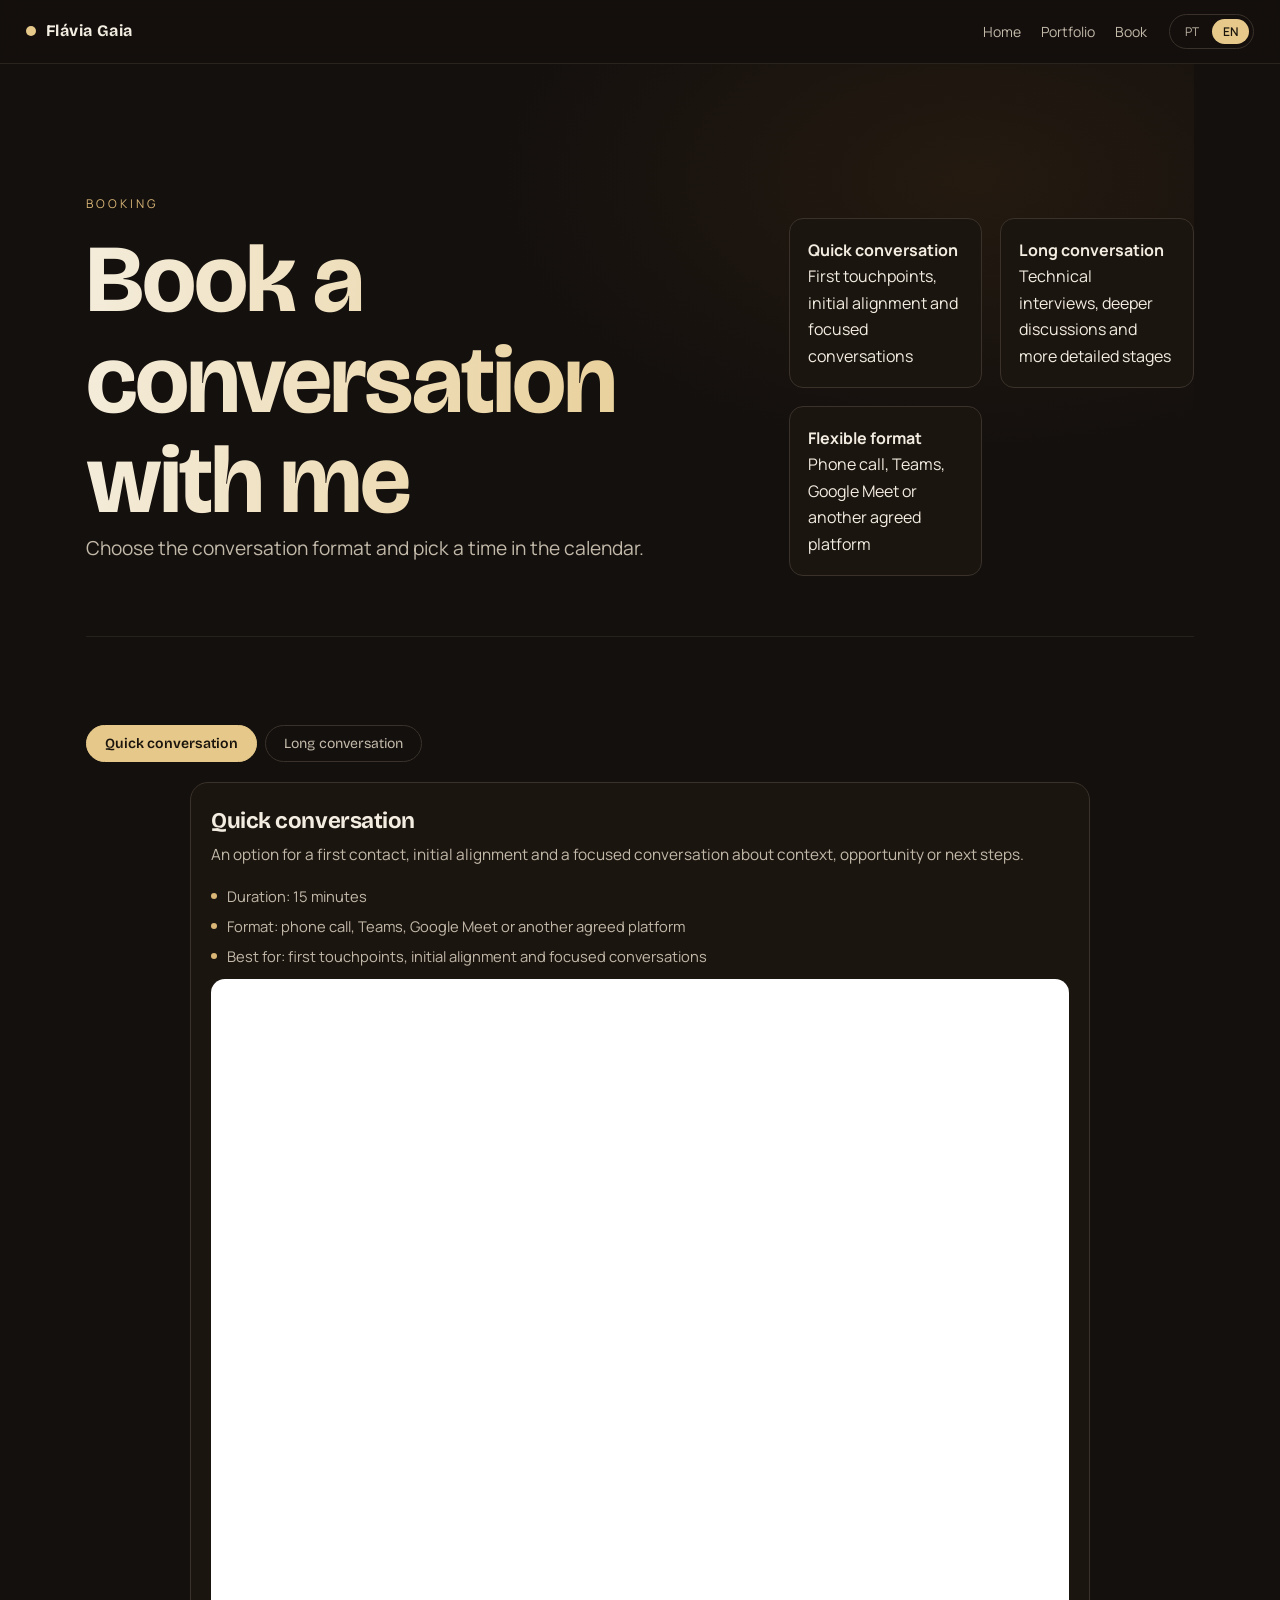
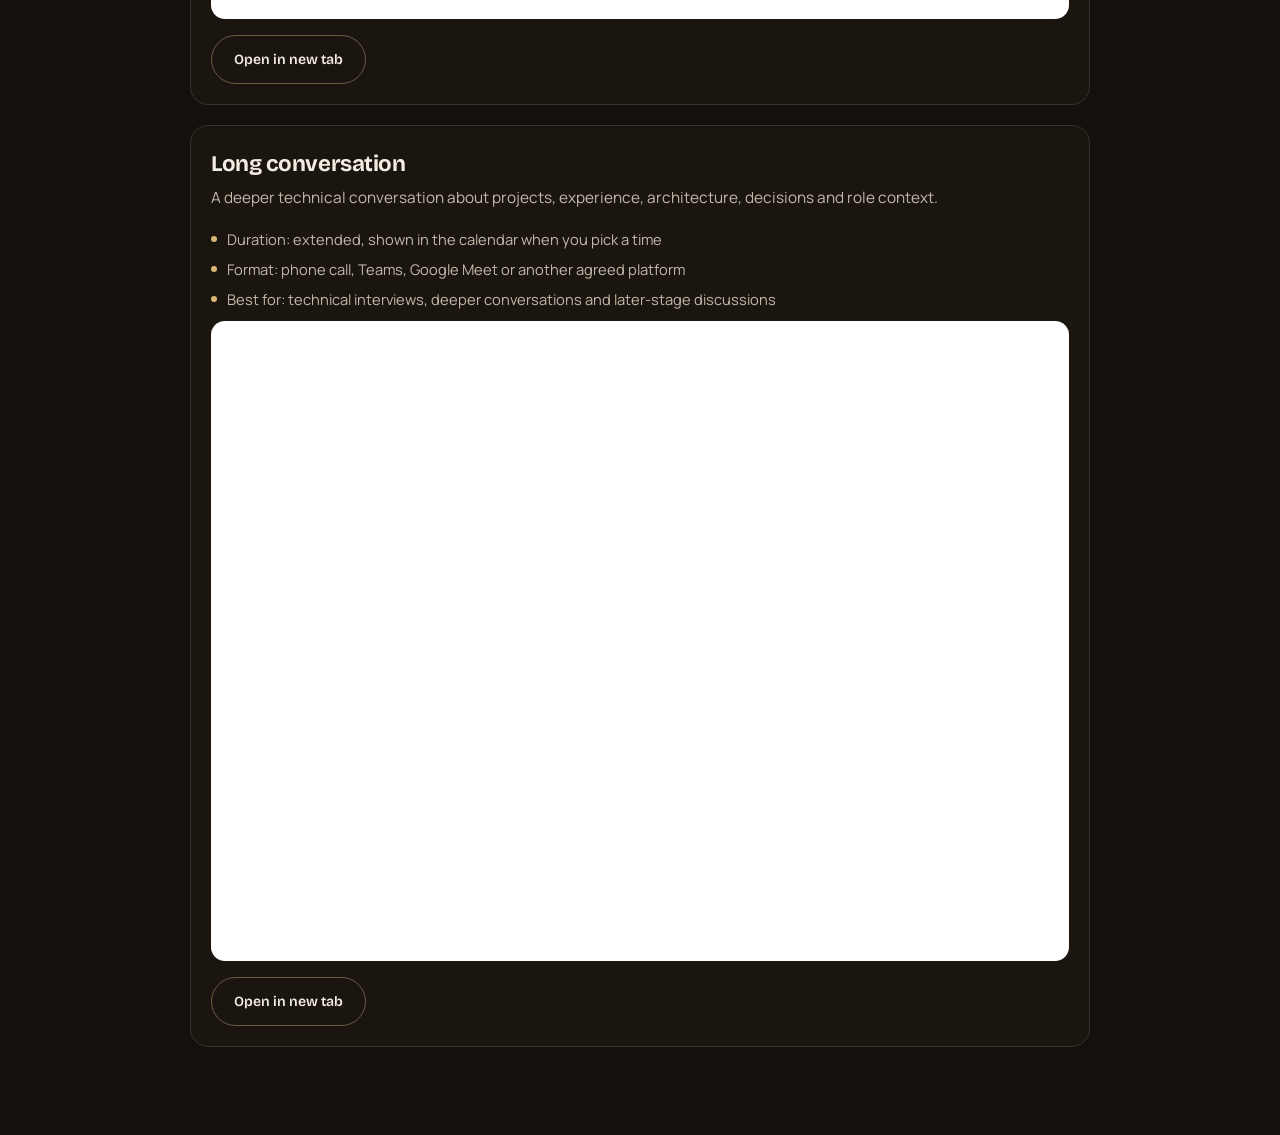
<file: agenda-en.html>
<!DOCTYPE html>
<html lang="en">
  <head>
    <meta charset="UTF-8" />
    <meta name="viewport" content="width=device-width, initial-scale=1.0" />
    <link rel="icon" type="image/png" href="/favicon.png" />
    <title>Book a conversation | Flávia Gaia</title>
    <meta
      name="description"
      content="Book a quick chat or an in-depth technical conversation with Flávia Gaia, Senior Data Scientist."
    />
    <link rel="canonical" href="https://flaviaga.ia.br/agenda-en.html" />
    <link rel="alternate" hreflang="pt-BR" href="https://flaviaga.ia.br/agenda.html" />
    <link rel="alternate" hreflang="en" href="https://flaviaga.ia.br/agenda-en.html" />
    <link rel="alternate" hreflang="x-default" href="https://flaviaga.ia.br/agenda.html" />
    <meta property="og:type" content="website" />
    <meta property="og:url" content="https://flaviaga.ia.br/agenda-en.html" />
    <meta property="og:title" content="Book a conversation | Flávia Gaia" />
    <meta
      property="og:description"
      content="Book a quick chat or an in-depth technical conversation with Flávia Gaia, Senior Data Scientist."
    />
    <meta property="og:image" content="https://flaviaga.ia.br/og-card.png" />
    <meta property="og:locale" content="en_US" />
    <meta property="og:site_name" content="Flávia Gaia" />
    <meta name="twitter:card" content="summary" />
    <link rel="preconnect" href="https://fonts.googleapis.com" />
    <link rel="preconnect" href="https://fonts.gstatic.com" crossorigin />
    <link
      href="https://fonts.googleapis.com/css2?family=Manrope:wght@400;500;600;700;800&family=Space+Grotesk:wght@500;700&display=swap"
      rel="stylesheet"
    />
    <link rel="stylesheet" href="./styles.css" />
  </head>
  <body class="page-portfolio">
    <div class="page-shell">
      <header class="site-header">
        <a class="brand" href="./index-en.html">
          <span class="brand-mark"></span>
          <span>Flávia Gaia</span>
        </a>

        <button class="menu-button" type="button" aria-expanded="false" aria-controls="site-nav">
          <span></span>
          <span></span>
          <span></span>
        </button>

        <div class="header-actions">
          <nav id="site-nav" class="site-nav">
            <a href="./index-en.html">Home</a>
            <a href="./portfolio-en.html">Portfolio</a>
            <a href="./agenda-en.html">Book</a>
          </nav>
          <div class="lang-switch" aria-label="Language switcher">
            <a class="lang-link" href="./agenda.html">PT</a>
            <a class="lang-link is-active" href="./agenda-en.html">EN</a>
          </div>
        </div>
      </header>

      <main>
        <section class="portfolio-hero reveal">
          <div class="portfolio-intro">
            <p class="eyebrow">Booking</p>
            <h1>Book a conversation with me</h1>
            <p class="lead">
              Choose the conversation format and pick a time in the calendar.
            </p>
          </div>

          <div class="portfolio-statboard">
            <div>
              <strong>Quick conversation</strong>
              <span>First touchpoints, initial alignment and focused conversations</span>
            </div>
            <div>
              <strong>Long conversation</strong>
              <span>Technical interviews, deeper discussions and more detailed stages</span>
            </div>
            <div>
              <strong>Flexible format</strong>
              <span>Phone call, Teams, Google Meet or another agreed platform</span>
            </div>
          </div>
        </section>

        <section class="section reveal">
          <div class="booking-switch" role="tablist" aria-label="Conversation type">
            <button
              class="booking-tab is-active"
              type="button"
              data-booking-target="quick"
              aria-selected="true"
            >
              Quick conversation
            </button>
            <button
              class="booking-tab"
              type="button"
              data-booking-target="long"
              aria-selected="false"
            >
              Long conversation
            </button>
          </div>

          <div class="booking-panel is-active" id="booking-quick">
            <article class="case-card booking-card">
              <h3>Quick conversation</h3>
              <p>
                An option for a first contact, initial alignment and a focused
                conversation about context, opportunity or next steps.
              </p>
              <ul>
                <li>Duration: 15 minutes</li>
                <li>Format: phone call, Teams, Google Meet or another agreed platform</li>
                <li>Best for: first touchpoints, initial alignment and focused conversations</li>
              </ul>
              <div class="booking-embed">
                <iframe
                  title="Quick conversation booking"
                  src="https://cal.com/flavia-gaia/15min?embed=true"
                  loading="lazy"
                  frameborder="0"
                ></iframe>
              </div>
              <div class="card-actions">
                <a
                  class="button button-secondary"
                  href="https://cal.com/flavia-gaia/15min"
                  target="_blank"
                  rel="noreferrer"
                >
                  Open in new tab
                </a>
              </div>
            </article>
          </div>

          <div class="booking-panel" id="booking-long">
            <article class="case-card booking-card">
              <h3>Long conversation</h3>
              <p>
                A deeper technical conversation about projects, experience,
                architecture, decisions and role context.
              </p>
              <ul>
                <li>Duration: extended, shown in the calendar when you pick a time</li>
                <li>Format: phone call, Teams, Google Meet or another agreed platform</li>
                <li>Best for: technical interviews, deeper conversations and later-stage discussions</li>
              </ul>
              <div class="booking-embed">
                <iframe
                  title="Long conversation booking"
                  src="https://cal.com/flavia-gaia/conversalonga?embed=true"
                  loading="lazy"
                  frameborder="0"
                ></iframe>
              </div>
              <div class="card-actions">
                <a
                  class="button button-secondary"
                  href="https://cal.com/flavia-gaia/conversalonga"
                  target="_blank"
                  rel="noreferrer"
                >
                  Open in new tab
                </a>
              </div>
            </article>
          </div>
        </section>
      </main>
    </div>

    <script src="./script.js"></script>
    <script>
      const bookingTabs = document.querySelectorAll(".booking-tab");
      const bookingPanels = document.querySelectorAll(".booking-panel");

      bookingTabs.forEach((tab) => {
        tab.addEventListener("click", () => {
          const target = tab.dataset.bookingTarget;

          bookingTabs.forEach((button) => {
            const active = button === tab;
            button.classList.toggle("is-active", active);
            button.setAttribute("aria-selected", active ? "true" : "false");
          });

          bookingPanels.forEach((panel) => {
            panel.classList.toggle("is-active", panel.id === `booking-${target}`);
          });
        });
      });
    </script>
  </body>
</html>
</file>
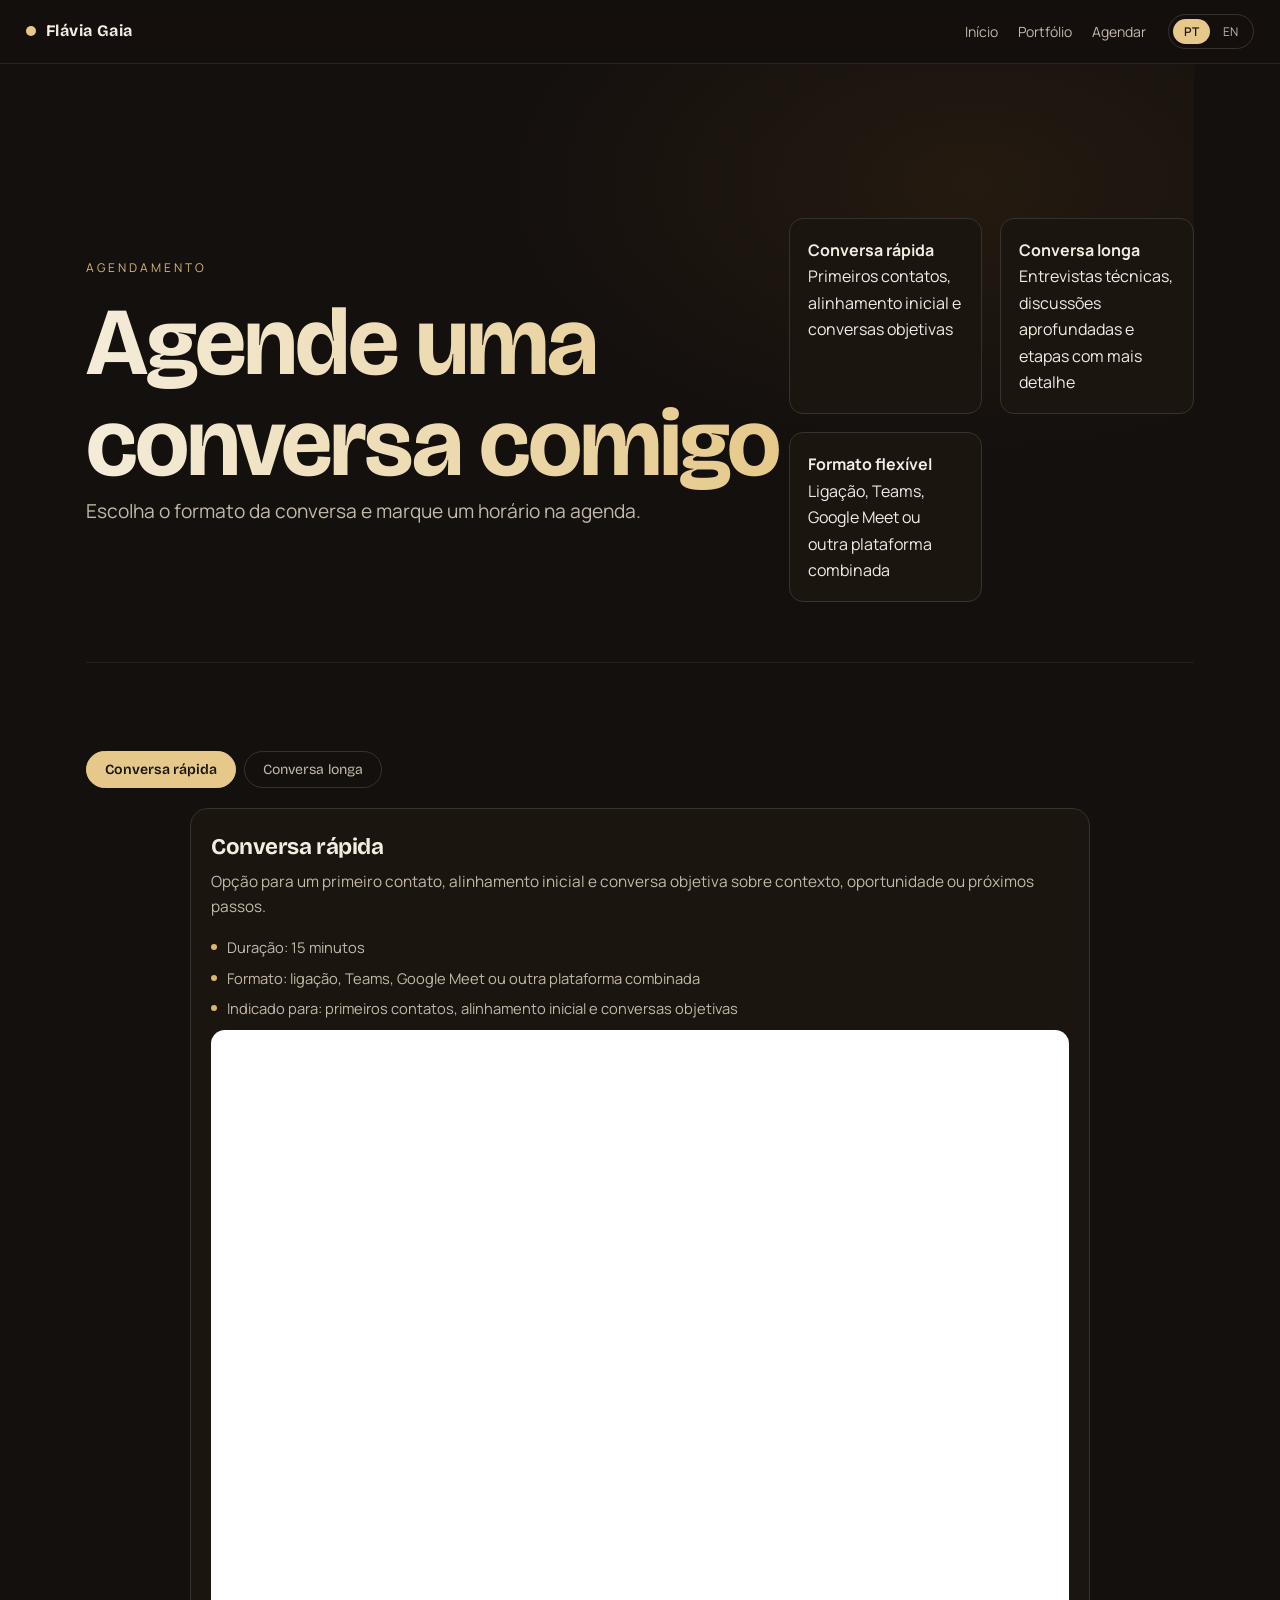
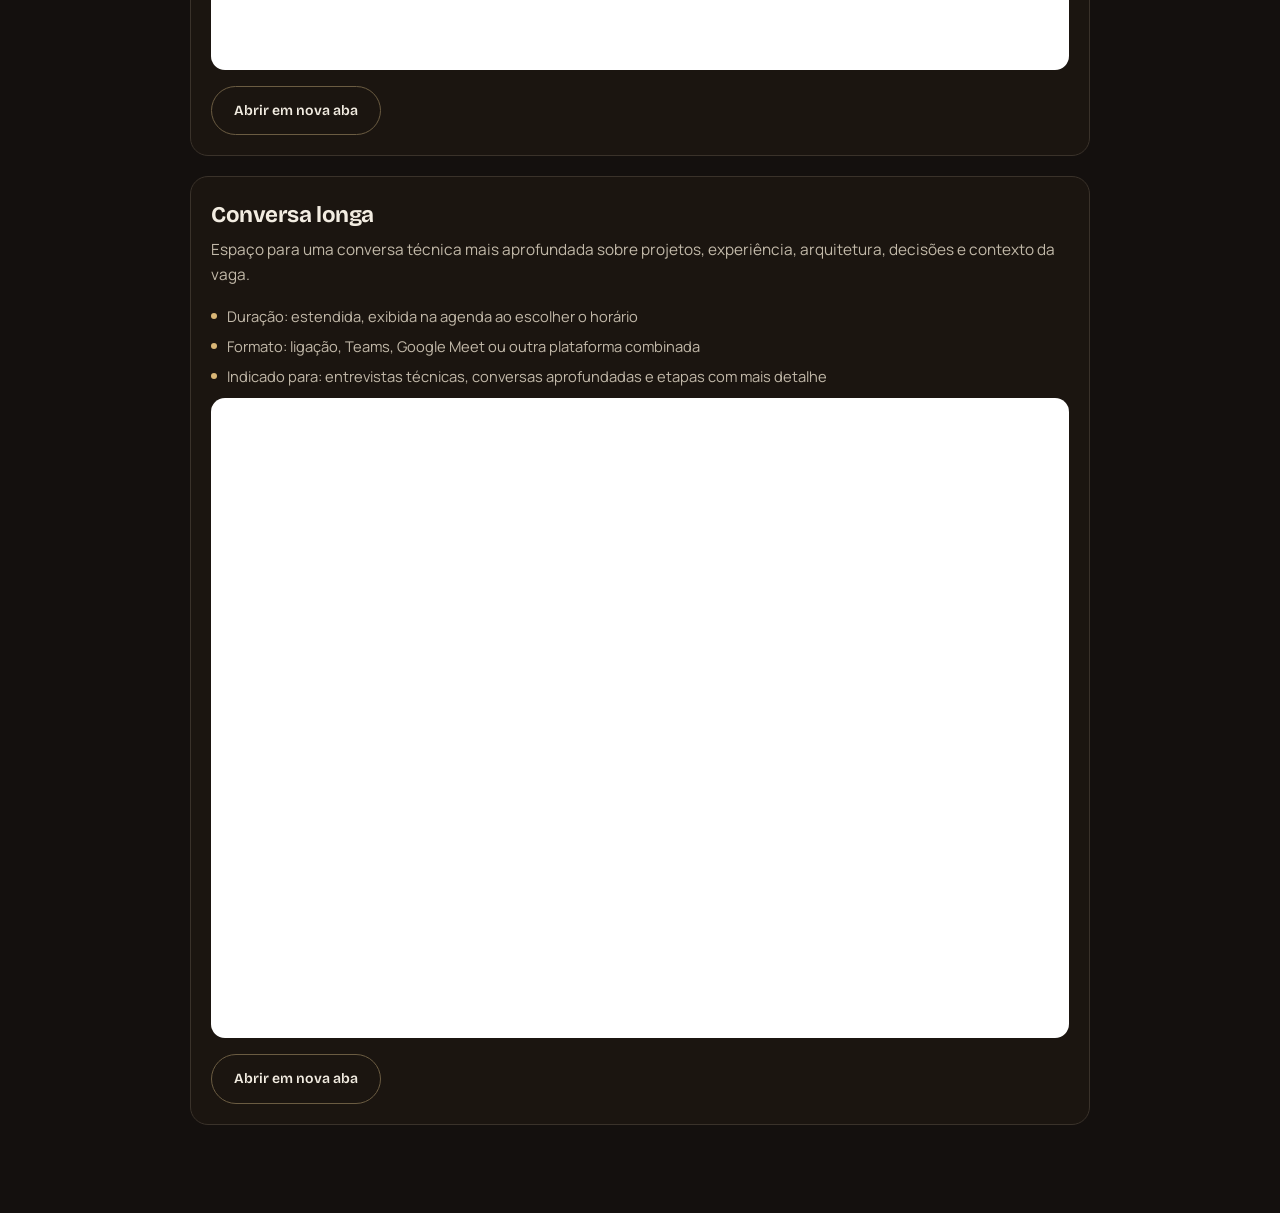
<file: agenda.html>
<!DOCTYPE html>
<html lang="pt-BR">
  <head>
    <meta charset="UTF-8" />
    <meta name="viewport" content="width=device-width, initial-scale=1.0" />
    <link rel="icon" type="image/png" href="/favicon.png" />
    <title>Agende uma conversa | Flávia Gaia</title>
    <meta
      name="description"
      content="Agende uma conversa rápida ou uma conversa técnica aprofundada com Flávia Gaia, Cientista de Dados Sênior."
    />
    <link rel="canonical" href="https://flaviaga.ia.br/agenda.html" />
    <link rel="alternate" hreflang="pt-BR" href="https://flaviaga.ia.br/agenda.html" />
    <link rel="alternate" hreflang="en" href="https://flaviaga.ia.br/agenda-en.html" />
    <link rel="alternate" hreflang="x-default" href="https://flaviaga.ia.br/agenda.html" />
    <meta property="og:type" content="website" />
    <meta property="og:url" content="https://flaviaga.ia.br/agenda.html" />
    <meta property="og:title" content="Agende uma conversa | Flávia Gaia" />
    <meta
      property="og:description"
      content="Agende uma conversa rápida ou uma conversa técnica aprofundada com Flávia Gaia, Cientista de Dados Sênior."
    />
    <meta property="og:image" content="https://flaviaga.ia.br/og-card.png" />
    <meta property="og:locale" content="pt_BR" />
    <meta property="og:site_name" content="Flávia Gaia" />
    <meta name="twitter:card" content="summary" />
    <link rel="preconnect" href="https://fonts.googleapis.com" />
    <link rel="preconnect" href="https://fonts.gstatic.com" crossorigin />
    <link
      href="https://fonts.googleapis.com/css2?family=Manrope:wght@400;500;600;700;800&family=Space+Grotesk:wght@500;700&display=swap"
      rel="stylesheet"
    />
    <link rel="stylesheet" href="./styles.css" />
  </head>
  <body class="page-portfolio">
    <div class="page-shell">
      <header class="site-header">
        <a class="brand" href="./index.html">
          <span class="brand-mark"></span>
          <span>Flávia Gaia</span>
        </a>

        <button class="menu-button" type="button" aria-expanded="false" aria-controls="site-nav">
          <span></span>
          <span></span>
          <span></span>
        </button>

        <div class="header-actions">
          <nav id="site-nav" class="site-nav">
            <a href="./index.html">Início</a>
            <a href="./portfolio.html">Portfólio</a>
            <a href="./agenda.html">Agendar</a>
          </nav>
          <div class="lang-switch" aria-label="Seletor de idioma">
            <a class="lang-link is-active" href="./agenda.html">PT</a>
            <a class="lang-link" href="./agenda-en.html">EN</a>
          </div>
        </div>
      </header>

      <main>
        <section class="portfolio-hero reveal">
          <div class="portfolio-intro">
            <p class="eyebrow">Agendamento</p>
            <h1>Agende uma conversa comigo</h1>
            <p class="lead">
              Escolha o formato da conversa e marque um horário na agenda.
            </p>
          </div>

          <div class="portfolio-statboard">
            <div>
              <strong>Conversa rápida</strong>
              <span>Primeiros contatos, alinhamento inicial e conversas objetivas</span>
            </div>
            <div>
              <strong>Conversa longa</strong>
              <span>Entrevistas técnicas, discussões aprofundadas e etapas com mais detalhe</span>
            </div>
            <div>
              <strong>Formato flexível</strong>
              <span>Ligação, Teams, Google Meet ou outra plataforma combinada</span>
            </div>
          </div>
        </section>

        <section class="section reveal">
          <div class="booking-switch" role="tablist" aria-label="Tipo de conversa">
            <button
              class="booking-tab is-active"
              type="button"
              data-booking-target="quick"
              aria-selected="true"
            >
              Conversa rápida
            </button>
            <button
              class="booking-tab"
              type="button"
              data-booking-target="long"
              aria-selected="false"
            >
              Conversa longa
            </button>
          </div>

          <div class="booking-panel is-active" id="booking-quick">
            <article class="case-card booking-card">
              <h3>Conversa rápida</h3>
              <p>
                Opção para um primeiro contato, alinhamento inicial e conversa
                objetiva sobre contexto, oportunidade ou próximos passos.
              </p>
              <ul>
                <li>Duração: 15 minutos</li>
                <li>Formato: ligação, Teams, Google Meet ou outra plataforma combinada</li>
                <li>Indicado para: primeiros contatos, alinhamento inicial e conversas objetivas</li>
              </ul>
              <div class="booking-embed">
                <iframe
                  title="Agendamento de conversa rápida"
                  src="https://cal.com/flavia-gaia/15min?embed=true"
                  loading="lazy"
                  frameborder="0"
                ></iframe>
              </div>
              <div class="card-actions">
                <a
                  class="button button-secondary"
                  href="https://cal.com/flavia-gaia/15min"
                  target="_blank"
                  rel="noreferrer"
                >
                  Abrir em nova aba
                </a>
              </div>
            </article>
          </div>

          <div class="booking-panel" id="booking-long">
            <article class="case-card booking-card">
              <h3>Conversa longa</h3>
              <p>
                Espaço para uma conversa técnica mais aprofundada sobre
                projetos, experiência, arquitetura, decisões e contexto da vaga.
              </p>
              <ul>
                <li>Duração: estendida, exibida na agenda ao escolher o horário</li>
                <li>Formato: ligação, Teams, Google Meet ou outra plataforma combinada</li>
                <li>Indicado para: entrevistas técnicas, conversas aprofundadas e etapas com mais detalhe</li>
              </ul>
              <div class="booking-embed">
                <iframe
                  title="Agendamento de conversa longa"
                  src="https://cal.com/flavia-gaia/conversalonga?embed=true"
                  loading="lazy"
                  frameborder="0"
                ></iframe>
              </div>
              <div class="card-actions">
                <a
                  class="button button-secondary"
                  href="https://cal.com/flavia-gaia/conversalonga"
                  target="_blank"
                  rel="noreferrer"
                >
                  Abrir em nova aba
                </a>
              </div>
            </article>
          </div>
        </section>
      </main>
    </div>

    <script src="./script.js"></script>
    <script>
      const bookingTabs = document.querySelectorAll(".booking-tab");
      const bookingPanels = document.querySelectorAll(".booking-panel");

      bookingTabs.forEach((tab) => {
        tab.addEventListener("click", () => {
          const target = tab.dataset.bookingTarget;

          bookingTabs.forEach((button) => {
            const active = button === tab;
            button.classList.toggle("is-active", active);
            button.setAttribute("aria-selected", active ? "true" : "false");
          });

          bookingPanels.forEach((panel) => {
            panel.classList.toggle("is-active", panel.id === `booking-${target}`);
          });
        });
      });
    </script>
  </body>
</html>
</file>
<file: styles.css>
@import url('https://fonts.googleapis.com/css2?family=Space+Grotesk:wght@400;500;700&family=Manrope:wght@400;500;600&family=Bricolage+Grotesque:opsz,wght@12..96,400..800&family=Instrument+Serif:ital@0;1&display=swap');

:root{
  --bg:#14100e; --bg2:#1a1510; --panel:#1b1510; --line:#3a322a;
  --tx:#f2ece1; --sub:#c2b9a9; --acc:#e6c98a; --acc2:#d9b676; --acc3:#caa25f;
  --disp:"Bricolage Grotesque",Arial,sans-serif; --body:"Manrope",Arial,sans-serif;
  --serif:"Instrument Serif",Georgia,serif;
}
.em{font-family:var(--serif);font-style:italic;font-weight:400;color:var(--acc);letter-spacing:0}
#progress{position:fixed;top:0;left:0;height:3px;width:0;background:linear-gradient(90deg,var(--acc3),var(--acc));z-index:80;transition:width .06s linear}
*{margin:0;padding:0;box-sizing:border-box}
html{scroll-behavior:smooth}
body{background:var(--bg);color:var(--tx);font-family:var(--body);line-height:1.65;overflow-x:hidden}
a{color:inherit;text-decoration:none}
h1,h2,h3,h4,h5{font-family:var(--disp);letter-spacing:-.02em;line-height:1.05}
img{max-width:100%;display:block}
.page-shell{max-width:1160px;margin:0 auto;padding:0 26px}

/* header / nav */
.site-header{position:fixed;top:0;left:0;right:0;z-index:50;backdrop-filter:blur(10px);background:rgba(20,16,14,.6);border-bottom:1px solid rgba(58,50,42,.6);display:flex;align-items:center;justify-content:space-between;height:64px;padding:0 26px;gap:16px}
.site-header .page-shell{display:flex;align-items:center;justify-content:space-between;width:100%;max-width:none;padding:0}
.brand{display:flex;align-items:center;gap:10px;font-family:var(--disp);font-weight:700;letter-spacing:.4px;color:var(--tx)}
.brand-mark{width:10px;height:10px;border-radius:50%;background:var(--acc);display:inline-block}
.header-actions{display:flex;align-items:center;gap:22px}
.site-nav{display:flex;gap:20px;font-size:14px;color:var(--sub)}
.site-nav a:hover{color:var(--tx)}
.lang-switch{display:flex;gap:2px;border:1px solid var(--line);border-radius:999px;padding:4px}
.lang-link{padding:3px 11px;border-radius:999px;font-size:12px;color:var(--sub)}
.lang-link.is-active{background:var(--acc);color:#1a140d;font-weight:600}
.menu-button{display:none;flex-direction:column;gap:5px;background:none;border:0;cursor:pointer;padding:6px}
.menu-button span{width:22px;height:2px;background:var(--tx);display:block}

/* generic sections */
main{padding-top:64px}
.section{padding:88px 0;border-top:1px solid rgba(58,50,42,.5)}
.section-heading{max-width:900px;margin-bottom:26px}
.eyebrow{color:var(--acc2);font-size:12px;letter-spacing:3px;text-transform:uppercase;margin-bottom:16px}
.section-heading h2,h2{font-size:clamp(2rem,5vw,3.4rem);font-weight:700}
.section-note{color:var(--sub);font-size:1.05rem;margin-top:16px;max-width:820px}
.lead{color:var(--sub);font-size:clamp(1rem,1.6vw,1.2rem);line-height:1.75;max-width:820px}

/* portfolio hero */
.portfolio-hero{min-height:62vh;display:flex;align-items:center;position:relative;overflow:hidden;
  background:radial-gradient(800px 460px at 80% 20%,#241a10 0%,var(--bg) 60%);padding:120px 0 60px}
.portfolio-hero h1{font-size:clamp(2.8rem,8vw,6rem);font-weight:700;
  background:linear-gradient(92deg,#f4ecda,#e6c98a 45%,#caa25f 75%,#f4ecda);background-size:220% 100%;
  -webkit-background-clip:text;background-clip:text;color:transparent;animation:sh 7s linear infinite}
@keyframes sh{to{background-position:-220% 0}}
.portfolio-intro{max-width:820px}
.portfolio-statboard{display:grid;grid-template-columns:repeat(auto-fit,minmax(160px,1fr));gap:18px;margin-top:34px}
.portfolio-statboard>*{background:var(--panel);border:1px solid var(--line);border-radius:14px;padding:18px}

/* project grids & cards */
.case-grid,.cluster-grid,.portfolio-map-grid{display:grid;grid-template-columns:repeat(auto-fit,minmax(300px,1fr));gap:20px;margin-top:24px}
.case-card,.cluster-card{background:linear-gradient(180deg,#1b1510,#161210);border:1px solid var(--line);border-radius:18px;padding:26px;transition:transform .45s ease,border-color .45s ease;display:flex;flex-direction:column}
.case-card:hover,.cluster-card:hover{transform:translateY(-6px);border-color:#6b5c42}
.card-index,.case-card .eyebrow,.cluster-card .eyebrow{color:var(--acc2);font-size:11px;letter-spacing:2px;text-transform:uppercase;margin-bottom:6px}
.case-card h3,.cluster-card h3{font-size:1.4rem;font-weight:700;margin:6px 0 10px}
.case-card p,.cluster-card p{color:var(--sub);font-size:.96rem;margin-bottom:8px}
.case-card strong,.cluster-card strong{color:var(--acc);font-weight:600}
.case-card ul,.cluster-card ul{list-style:none;margin:8px 0 4px;padding:0}
.case-card li,.cluster-card li{color:var(--sub);font-size:.92rem;padding-left:16px;position:relative;margin-bottom:6px}
.case-card li::before,.cluster-card li::before{content:"";position:absolute;left:0;top:9px;width:6px;height:6px;border-radius:50%;background:var(--acc2)}
.card-actions{display:flex;flex-wrap:wrap;gap:10px;margin-top:auto;padding-top:16px}
.project-proof,.proof-grid img{width:100%;border-radius:12px;border:1px solid var(--line);margin-bottom:16px;background:#0f0c0a}
.project-proof-contain{object-fit:contain}
.proof-grid{display:grid;gap:12px}

.mini-project-list{list-style:none;display:flex;flex-direction:column;gap:10px;margin-top:14px;padding:0}
.mini-project{border:1px solid var(--line);border-radius:12px;padding:14px 16px;color:var(--sub);font-size:.92rem}
.mini-project strong{color:var(--tx)}

/* buttons */
.button{display:inline-flex;align-items:center;gap:8px;font-family:var(--disp);font-weight:600;font-size:14px;padding:12px 22px;border-radius:999px;transition:transform .25s ease,background .25s ease}
.button:hover{transform:translateY(-2px)}
.button-primary{background:var(--acc);color:#1a140d}
.button-secondary{border:1px solid #6b5c42;color:var(--tx)}
.button-secondary:hover{border-color:var(--acc2)}

/* map / cta */
.portfolio-map{margin-top:20px}
.map-chip{display:inline-block;border:1px solid var(--line);background:var(--panel);border-radius:999px;padding:8px 15px;font-size:13px;color:var(--tx);font-family:var(--disp);margin:4px 6px 0 0}
.portfolio-cta{background:radial-gradient(700px 340px at 20% 90%,#241a10,var(--bg) 60%);text-align:left}
.portfolio-cta h2{font-size:clamp(2.4rem,7vw,4.4rem)}

/* agenda / booking */
.booking-panel{max-width:900px;margin:0 auto}
.booking-card{background:var(--panel);border:1px solid var(--line);border-radius:18px;padding:20px;margin-top:20px}
.booking-switch{display:flex;gap:8px;margin-bottom:16px;flex-wrap:wrap}
.booking-tab{border:1px solid var(--line);background:transparent;color:var(--sub);border-radius:999px;padding:9px 18px;font-family:var(--disp);font-size:14px;cursor:pointer}
.booking-tab.is-active{background:var(--acc);color:#1a140d;font-weight:600;border-color:var(--acc)}
.booking-embed{border-radius:14px;overflow:hidden;background:#fff}
.booking-embed iframe{width:100%;min-height:640px;border:0;display:block}

/* reveal: always visible (no hidden content) */
.reveal{opacity:1;transform:none}

footer,.site-footer{padding:40px 0;border-top:1px solid rgba(58,50,42,.5);color:var(--sub);font-size:13px}

@media(max-width:820px){
  .site-nav{display:none}
  .menu-button{display:flex}
  .site-nav.is-open{display:flex;position:fixed;top:64px;left:0;right:0;flex-direction:column;background:rgba(20,16,14,.97);padding:16px 26px;gap:14px;border-bottom:1px solid var(--line)}
}
@media (prefers-reduced-motion: reduce){.portfolio-hero h1{animation:none}.case-card,.cluster-card,.button{transition:none}}
</file>
